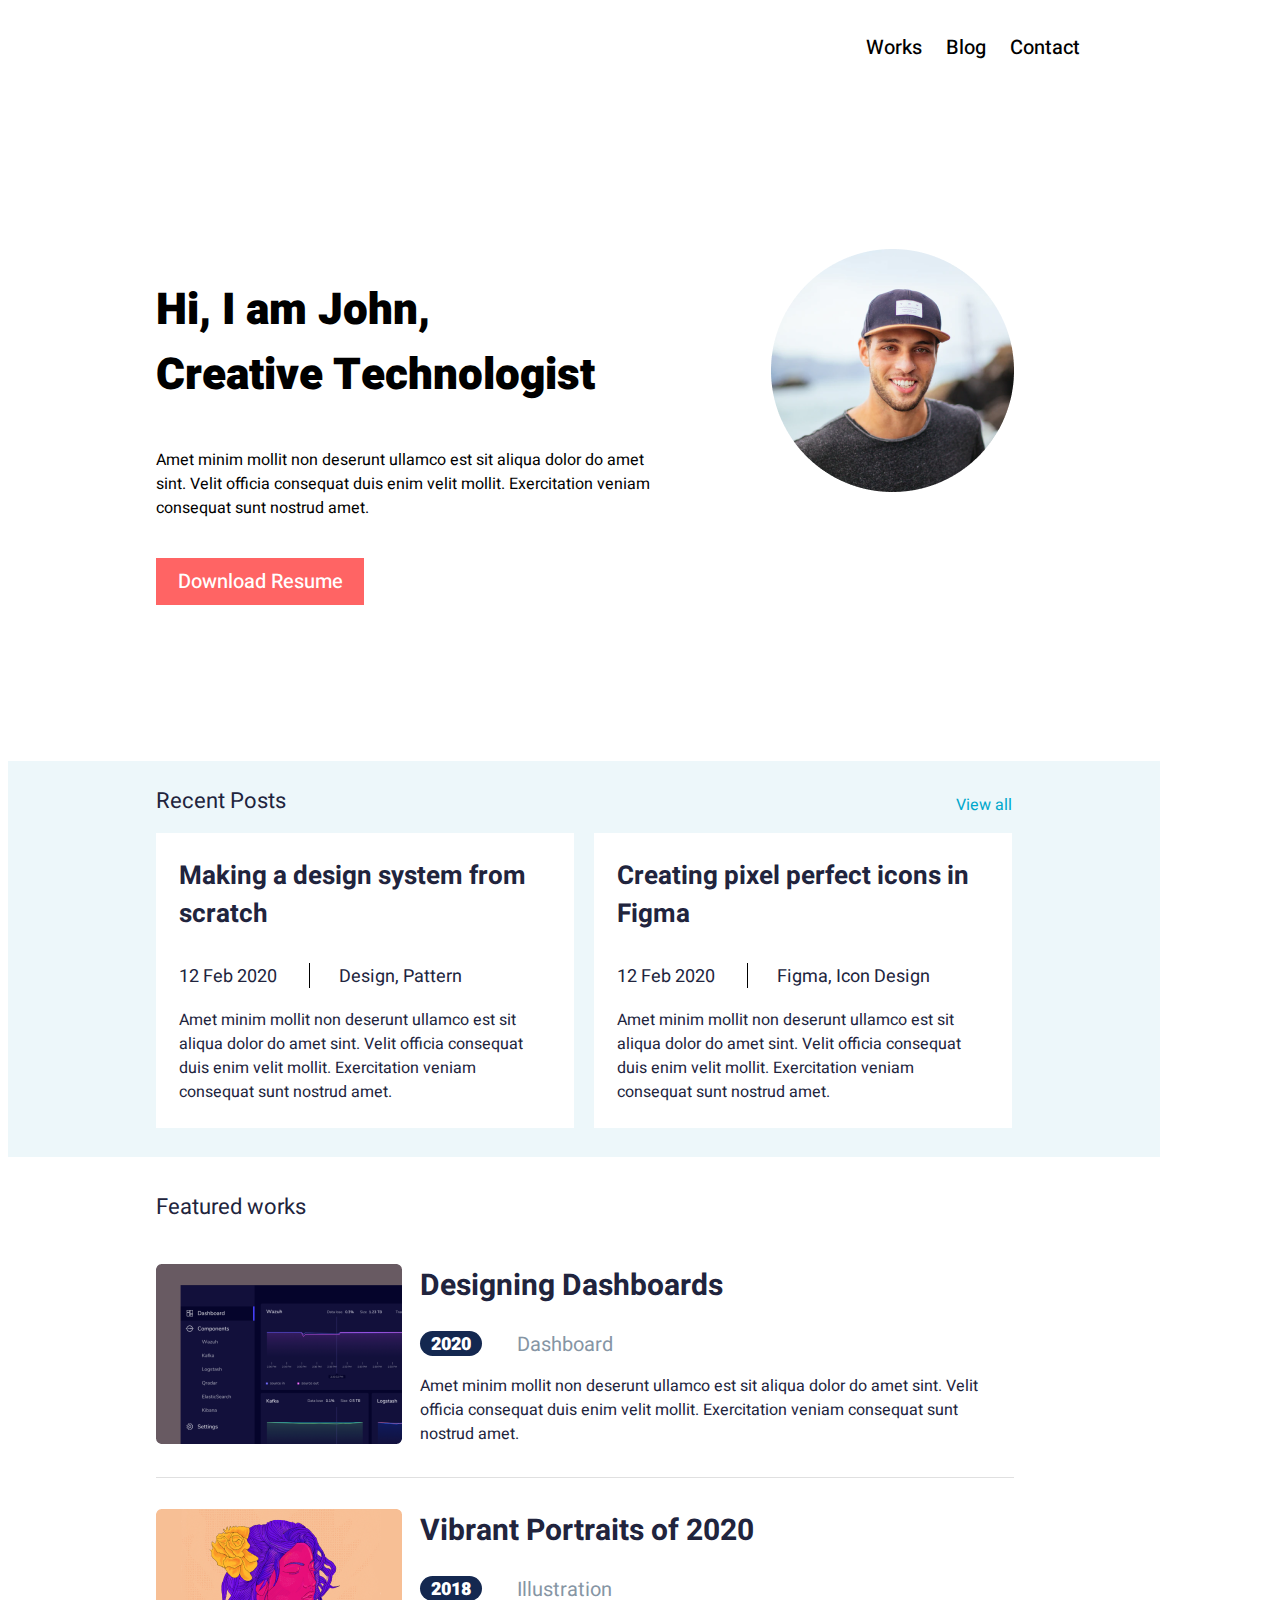
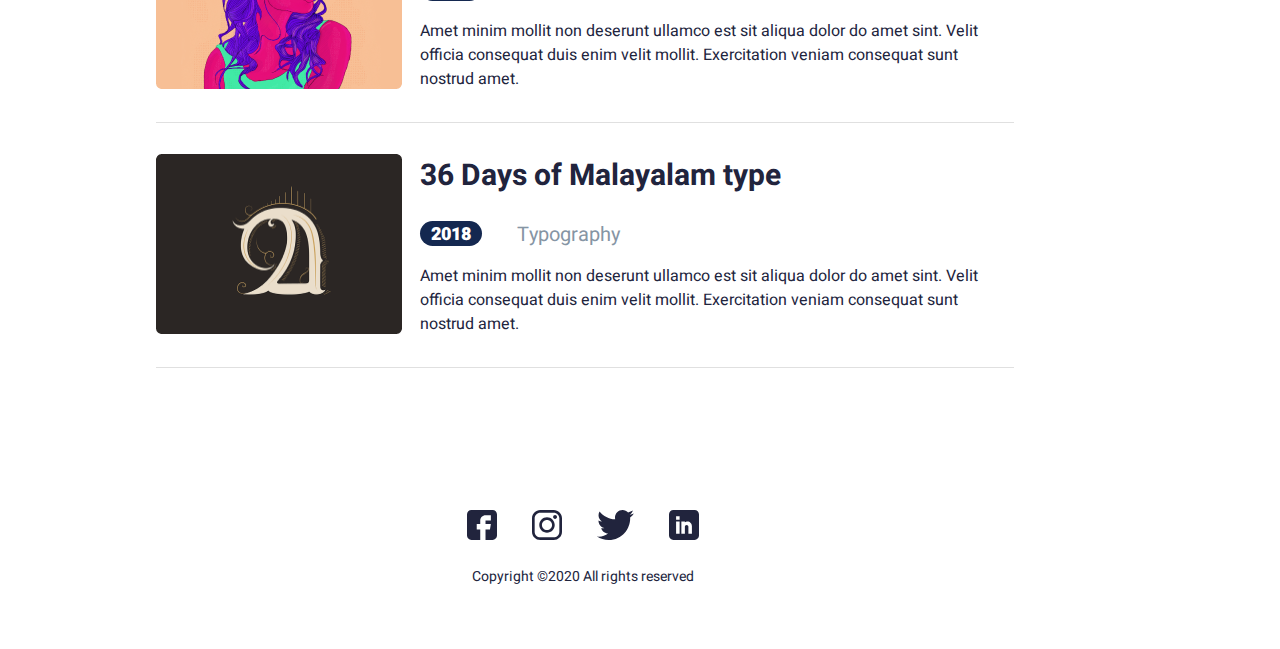
<file: index.html>
<!DOCTYPE html>
<html lang="ja">
<head>
    <meta charset="UTF-8">
    <meta name="viewport" content="width=device-width, initial-scale=1.0">
    <title>Portfolio</title>
    <link rel="stylesheet" href="style.css">
    <link rel="preconnect" href="https://fonts.googleapis.com">
    <link rel="preconnect" href="https://fonts.gstatic.com" crossorigin>
    <link href="https://fonts.googleapis.com/css2?family=Heebo&display=swap" rel="stylesheet">
</head>
<body>
    <header>
        <span>
            <a href="Works">Works</a>
            <a href="Blog">Blog</a>
            <a href="Contact">Contact</a>
        </span>
    </header>
    <main>
        <div class="section1">
            <div class="sec1-left">
                <h1>Hi, I am John,<br>
                    Creative Technologist
                </h1>
                <h3>
                    Amet minim mollit non deserunt ullamco est sit aliqua dolor do amet <br> sint. Velit officia consequat duis enim velit mollit. Exercitation veniam <br> consequat sunt nostrud amet.
                </h3>
                <button class="download"><a class="download-link" href="google.com">Download Resume</a></button>
            </div>
            <div class="sec1-right">
                <img src="Ellipse 1.png" alt="self-portrait">
            </div>
        </div>
        <div class="section2">
            <div class="sec2-top">
                <p class="recent">Recent Posts</p>
                <a href="#" class="viewall">View all</a>
            </div>
            <div class="posts">
                <div class="post1">
                    <h2>Making a design system from scratch</h2>
                    <h3 class="date">12 Feb 2020</h3>  
                    <h3 class="category">Design, Pattern</h3>
                    <p>Amet minim mollit non deserunt ullamco est sit aliqua dolor do amet sint. Velit officia consequat duis enim velit mollit. Exercitation veniam consequat sunt nostrud amet.</p>
                </div>
                <div class="post2">
                    <h2>Creating pixel perfect icons in Figma</h2>
                    <h3 class="date">12 Feb 2020</h3>
                    <h3 class="category">Figma, Icon Design</h3>
                    <p>Amet minim mollit non deserunt ullamco est sit aliqua dolor do amet sint. Velit officia consequat duis enim velit mollit. Exercitation veniam consequat sunt nostrud amet.</p>
                </div>
            </div>
        </div>
        <div class="section3">
            <p class="featured">Featured works</p>
            <div class="work1">
                <div>
                    <img class="workimg" src="Rectangle 30.png" alt="">
                </div>
                
                <div class="desc1">
                    <h2>Designing Dashboards</h2>
                    <div class="year_category">
                        <p class="year">2020</p>
                        <p class="workcategory">Dashboard</p>
                    </div>
                    
                    <p class="content">Amet minim mollit non deserunt ullamco est sit aliqua dolor do amet sint. Velit officia consequat duis enim velit mollit. Exercitation veniam consequat sunt nostrud amet.</p>
                </div>
               
            </div>
            <div class="work2">
                <div>
                    <img class="workimg" src="Rectangle 32.png" alt="">
                </div>
                
                <div class="desc2">
                    <h2>Vibrant Portraits of 2020</h2>
                    <div class="year_category">
                        <p class="year">2018</p>
                        <p class="workcategory">Illustration</p>
                    </div>
                    
                    <p class="content">Amet minim mollit non deserunt ullamco est sit aliqua dolor do amet sint. Velit officia consequat duis enim velit mollit. Exercitation veniam consequat sunt nostrud amet.</p>
                </div>
                
            </div>
            <div class="work3">
                <div>
                    <img class="workimg" src="Rectangle 34.png" alt="">
                </div>
                <div class="desc3">
                    <h2>36 Days of Malayalam type</h2>
                    <div class="year_category">
                        <p class="year">2018</p>
                        <p class="workcategory">Typography</p>
                    </div>
                    
                    <p class="content">Amet minim mollit non deserunt ullamco est sit aliqua dolor do amet sint. Velit officia consequat duis enim velit mollit. Exercitation veniam consequat sunt nostrud amet.</p>
                </div>
                
            </div>
        </div>
    </main>
    <footer>
        <div class="icons">
            <img src="fb.svg" alt="">
            <img src="insta.svg" alt="">
            <img src="Group.svg" alt="">
            <img src="Linkedin.svg" alt="">
        </div>
        <small>Copyright &copy;2020 All rights reserved</small>
    </footer>
</body>
</html>
</file>
<file: style.css>
@charset "UTF-8";

body{
    width: 1152px;
}

header{
    height: 82.5px;
    text-align: right;
    line-height: 82.5px;
}

header a{
    text-decoration: none;
    color: black;
    font-family: Heebo;
    font-size: 20px;
    font-weight: 500;
    line-height: 29px;
    letter-spacing: 0px;
    margin-right: 20px;
}

header span{
    margin-right: 60px;
}

main{
    width: 1152px;
}

.section1{
    display: flex;
    height: 512.5px;
    margin-top: 158px;
}

.sec1-left h1{
    margin-bottom: 40px;
    font-family: Heebo;
    font-size: 44px;
    font-weight: 900;
}

.sec1-left h3{
    margin-bottom: 38px;
    font-family: Heebo;
    font-size: 16px;
    font-weight: 400;
}

.sec1-left{
    width: 500px;
    padding-left: 148px;
    white-space: nowrap;
}

.sec1-right{
    padding-left: 115px;
}

.download{
    width: 208px;
    height: 47px;
    background: #FF6464;
    border: #FF6464;
}

.download-link{
    text-decoration: none;
    color: white;
    font-family: Heebo, Arial, Helvetica, sans-serif;
    font-size: 20px;
    font-weight: 500;   
}

.section2{
    height: 396px;
    background: #EDF7FA;
}

.sec2-top{
    display: flex;
    justify-content: space-between;
    
}

.viewall{
    color: #00A8CC;
    font-family: Heebo;
    font-size: 16px;
    font-weight: 400;
    margin-right: 148px;
    margin-top: 34px;
    line-height: 20px;
    height: 20px;
    text-decoration: none;
}    

.recent{
    color: #21243D;
    font-family: Heebo;
    font-size: 22px;
    font-weight: 400;
    margin-left: 148px;
    margin-top: 30px;
    line-height: 20px;
    height: 20px;
}

.posts{
    display: flex;
}

.post1{
    width: 418px;
    height: 295px;
    margin-left: 148px;
    background-color: white;
    position: relative;
}

.post1 h2{
    margin-top: 24px;
    margin-left: 23px;
    color: #21243D;
    font-family: Heebo;
    font-size: 26px;
    font-weight: 700;
    margin-bottom: 0;
}

.post1 h3{
    color: #21243D;
    font-family: Heebo;
    font-size: 18px;
    font-weight: 400;
    display: inline-block;
    margin-left: 23px;
    margin-right: 35px;
    margin-top: 30px;
}

.post1 .date{
    position:relative;
    display:inline-block;
}

.post1 .date::after{
    content:"";
    display:inline-block;
    width:1.5px;
    height:25px;
    background-color:black;
    position:absolute;
    right: -33px;
}

.post1 p{
    width: 360px;
    height: 100px;
    margin-left: 23px;
    margin-top: 0;
    color:  #21243D;
    font-family: Heebo;
    font-size: 16px;
    font-weight: 400;
}

.post2 p{
    width: 360px;
    height: 100px;
    margin-left: 23px;
    margin-top: 0;
    color: #21243D;
    font-family: Heebo;
    font-size: 16px;
    font-weight: 400;
}

.post2{
    width: 418px;
    height: 295px;
    margin-right: 148;
    margin-left: 20px;
    background-color: white;
}

.post2 h2{
    margin-top: 24px;
    margin-left: 23px;
    color: #21243D;
    font-family: Heebo;
    font-size: 26px;
    font-weight: 700;
    margin-bottom: 0;
}

.post2 h3{
    color: #21243D;
    font-family: Heebo;
    font-size: 18px;
    font-weight: 400;
    display: inline-block;
    margin-left: 23px;
    margin-right: 35px;
    margin-top: 30px;
   
}

.post2 .date{
    position:relative;
    display:inline-block;
}

.post2 .date::after{
    content:"";
    display:inline-block;
    width:1.5px;
    height:25px;
    background-color:black;
    position:absolute;
    right: -33px;
}

.section3{
    height: 868px;
}

.featured{
    color: #21243D;
    font-family: Heebo;
    font-size: 22px;
    font-weight: 400;
    margin-left: 148px;
    margin-bottom: 41px;
    margin-top: 34px;
}

.workimg{
    width: 246px;
    height: 180px;
}

.work1, .work2, .work3{
    display: flex;
    margin-left: 148px;
    padding-bottom: 20px;
    margin-top: 31px;
    border-bottom: 1px solid #E0E0E0;
    width: 858px;
}

.desc1, .desc2, .desc3{
    margin-left: 18px;
}

.content{
    color: #21243D;
    font-family: Heebo;
    font-size: 16px;
    font-weight: 400;
    height: 83px;
    width: 593px;
    margin: 18px 0 0 0;
}

.desc1 h2, .desc2 h2, .desc3 h2{
    color: #21243D;
    font-family: Heebo;
    font-size: 30px;
    font-weight: 700;
    margin: 0;
}

.year{
    margin: 23px 0 0 0;
    color: #FFF;
    font-family: Heebo;
    font-size: 18px;
    font-weight: 900;
    border-radius: 16px;
    background: #142850;
    width: 62px;
    height: 25px;
    text-align: center;
}

.year_category{
    display: flex;
}

.workcategory{
    margin: 0;
    height: 16px;
    margin-top: 22px;
    margin-left: 35px;
    color: #8695A4;
    font-family: Heebo;
    font-size: 20px;
    font-weight: 400;
}


footer{
    height: 182px;
}

.icons{
    display: flex;
    width: 232px;
    justify-content: space-between;
    margin-left: 459px;
    padding-top: 51px;
}

small{
    display: inline-block;
    color: var(--dark, #21243D);
    text-align: center;
    font-family: Heebo;
    font-size: 14px;
    font-style: normal;
    font-weight: 400;
    line-height: normal;
    margin-left: 464px;
    margin-top: 26px;
}
</file>
